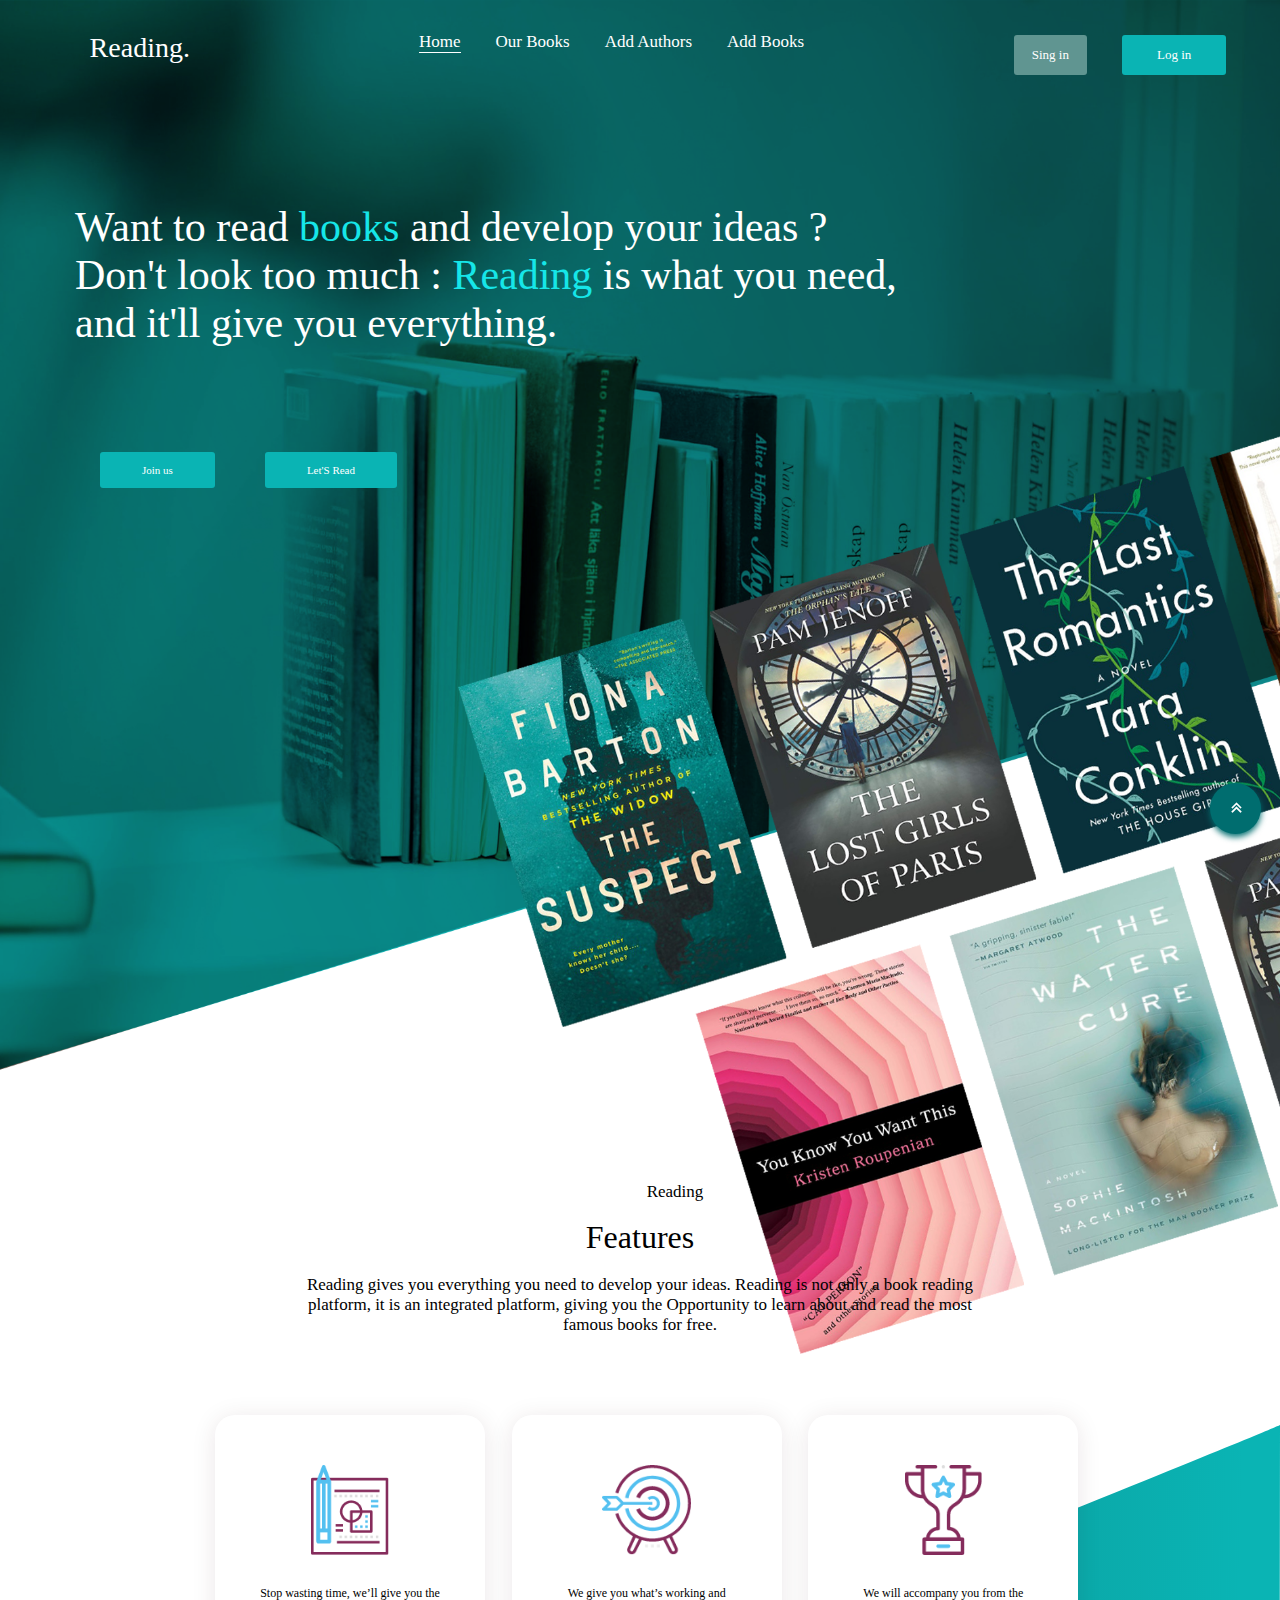
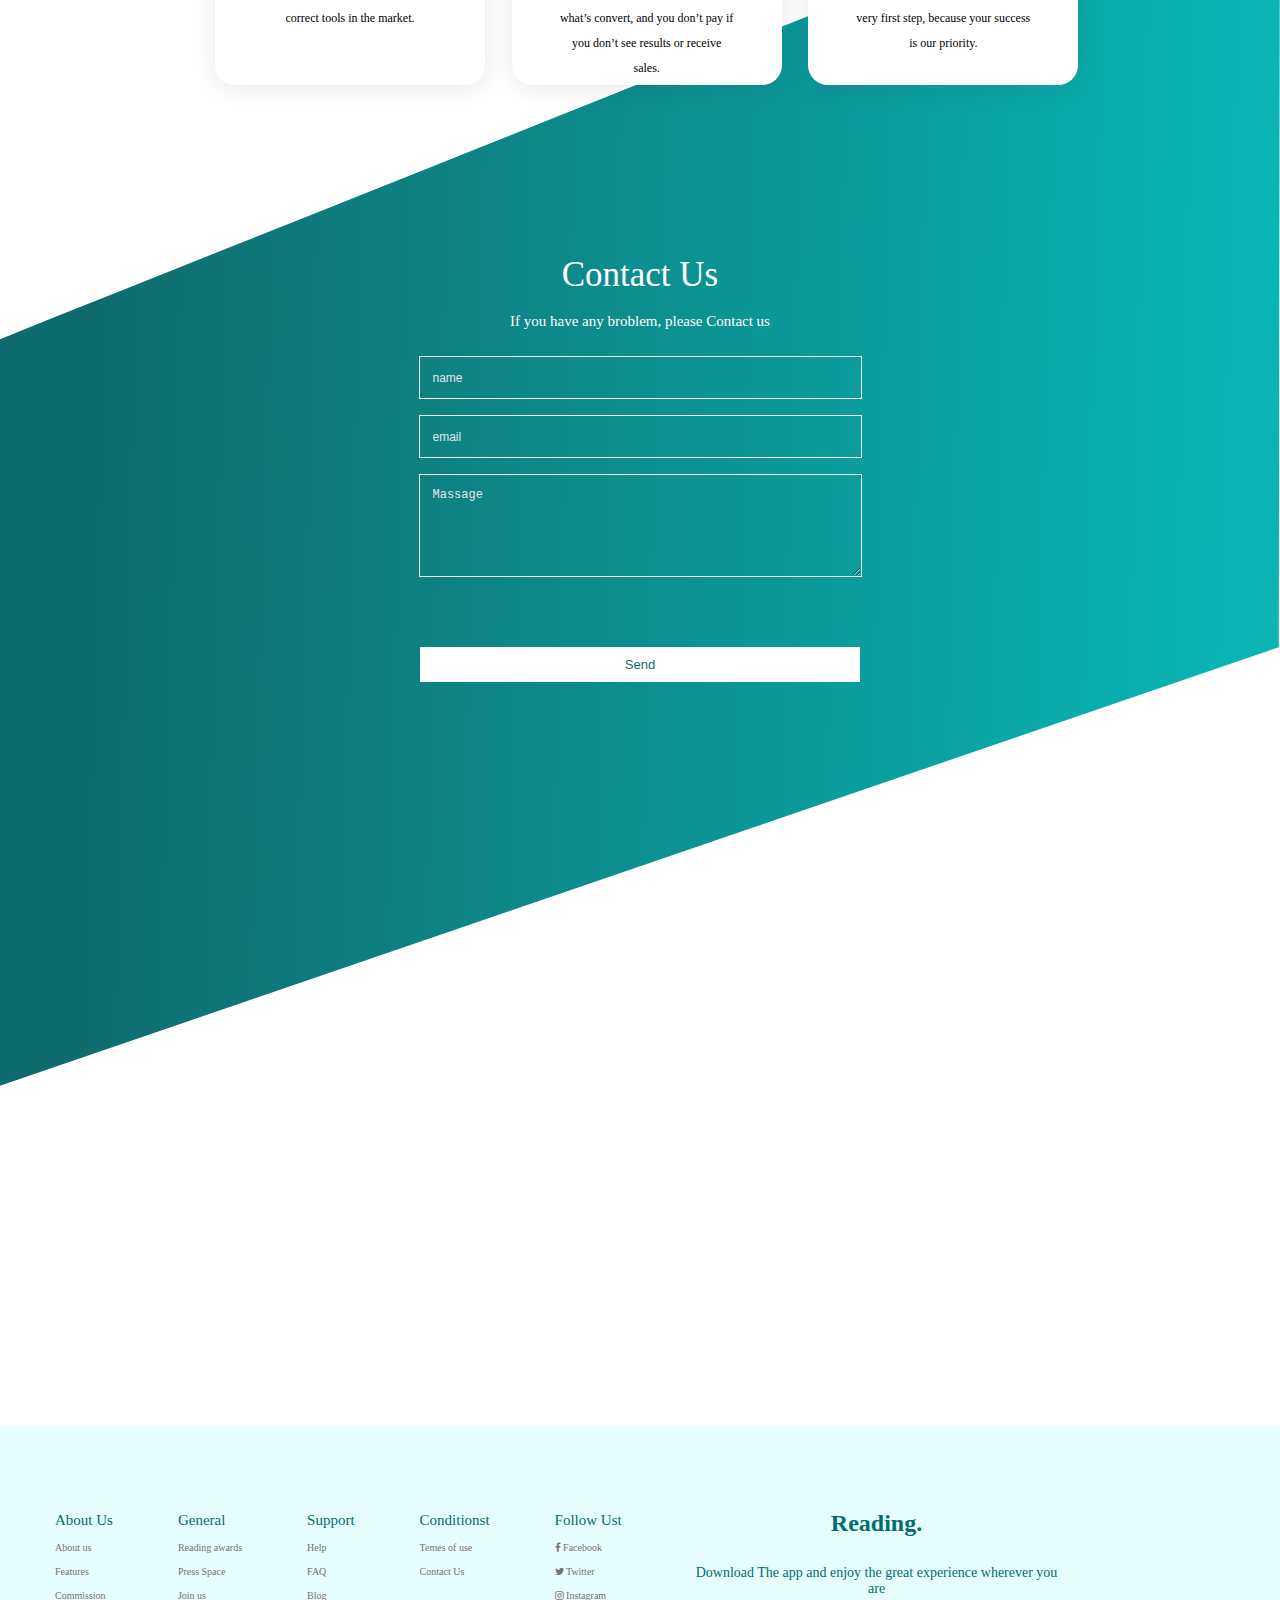
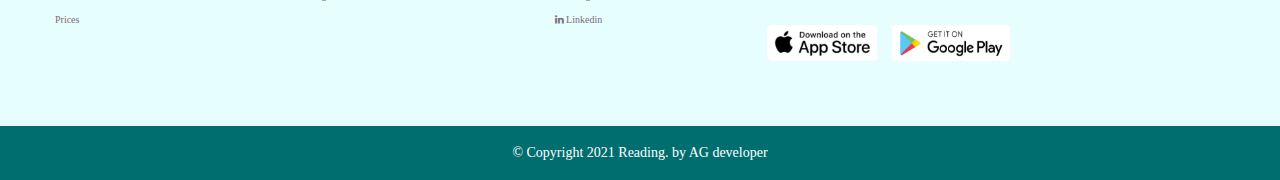
<file: index.html>
<!DOCTYPE html>
<html lang="en">
<head>
    <meta charset="UTF-8">

    <link rel="stylesheet" href="style/style-navBar.css">
    <link rel="stylesheet" href="style/style-Home.css">

    <script src="https://ajax.googleapis.com/ajax/libs/jquery/1.11.0/jquery.min.js"></script>
    <title>Reading</title>




    <link rel="stylesheet" href="style/footer.css">

      <link rel="stylesheet" href="http://maxcdn.bootstrapcdn.com/font-awesome/4.2.0/css/font-awesome.min.css">
      <link href="http://fonts.googleapis.com/css?family=Cookie" rel="stylesheet" type="text/css">
      <script
  src="https://code.jquery.com/jquery-3.5.1.js"
  integrity="sha256-QWo7LDvxbWT2tbbQ97B53yJnYU3WhH/C8ycbRAkjPDc="
  crossorigin="anonymous"></script>



    <style>

        .list{
            padding-left: 15px;
        }
        .backHome{
            width: 100%;
            /* background-image: url("image/backHome.png"); */
            background-position: center;
            background-size: cover;

            position: absolute;
            z-index: -1;
        }

        .titleIntro3{
            box-shadow: 0 3px 25px 0 rgba(59, 10, 31, 0.1);
        }


        @media only screen and (max-width: 820px) {
            
        
            .navBar{
                display: block;
                
        }
            .navBar.activeBar{
            height: 320px;
            position: relative;
            
            background-color: #ffffff;
            width: 100%;
            box-shadow: 0px 3px 6px rgb(0 0 0 / 45%);
            position: fixed;
            top: 0;
            padding-top: 50px;
            z-index: 10;
            transition: 0.5s;
            
        }
            .navBar a{
              display: none;
              padding: 10px;
              color: #006D6F;
                            /* border-top: 1px solid #666565; */
              left: 50px;
              transition: 0.5s;
            
        }
          .navBar.activeBar a{
            display: grid;
                grid-template-columns: auto;
        
                width: 70vw;
              padding: 10px;
              font-size: 15px;
              border-bottom: 1px solid #8EDCDC;
              left: 45px;
              top: 35px;
              transition: 0.5s;
            
        }
        
        .navBar.activeBar a:hover{
            color: #004446;
              transition: 0.5s;
            
        }
        
        
        .navBar.activeBar .register{
                position: absolute;
                right: 140px;
                top: 240px;
        }
        .navBar.activeBar .register .aSingIn{
                width: 50px;
                height: 23px;
                font-size: 13px;
              border-bottom: none;
              transition: 0.5s;
              margin-left: 20px;
        }
        
        .navBar.activeBar .register .aSingIn .login{
            padding: 13px 30px;
                width: 38px;
                height: 13px;
                font-size: 13px;
                color: #fff;
        
        }
        .navBar.activeBar .register .aSingIn .singin{
            padding: 13px 15px;
                width: 45px;
                height: 13px;
                font-size: 13px;
                color: #fff;
        }
            
            .menu-toggle{
                display: block;
                width: 40px;
                height: 40px;
                margin: 25px 40px;
        
                float: right;
                cursor: pointer;
                text-align: center;
                font-size: 30px;
        
                position: relative;
                z-index: 99;
                        
                    }
                    .menu-toggle:before{
                      
                        content: '\f0c9';
                        font-family: fontAwesome;
                        line-height: 40px;
                        color: #ffffff;
                        transition: 0.5s;
                    }
                    .menu-toggle.activeBar:before{
                        content: '\f00d';
                       
                        color: #006D6F;
                        transition: 0.5s;
                    }
        
                } 
    </style>
</head>
<body>
   
    <div  >
        <img class="backHome" src="image/backHome.png" alt="">
    </div>

    <header>
        <div class="menu-toggle"></div>
        <a href="index.html">
            <div class="logo" >Reading.</div>
        </a>
        <nav class="navBar">
            
            <a  href="index.html" class="active">Home</a>
            <a href="our_books.html"  >Our Books</a>
            <a href="add_authors.html">Add Authors</a>
            <a href="add_books.html">Add Books</a>
            
            <div class="register" href="">
                <a class="aSingIn"><div class="singin" >Sing in</div></a>
                <a class="aSingIn"><div class="login" >Log in</div></a>
            </div>
        </nav>
       
    </header>

    <script>
        $(document).ready(function(){
            $('.menu-toggle').click(function(){
                $('.menu-toggle').toggleClass('activeBar')
                $('.navBar').toggleClass('activeBar')
                $('.navBar a').toggleClass('activeBar')
            })
        }); 
    </script>

    
    <div class="intro">
        <p>Want to read <span>books</span> and develop your ideas ?<br>
            Don't look too much : <span>Reading</span> is what you need,<br> 
            and it'll give you everything.</p>

            <div class="registerIntro" href="">
                <a href=""><div class="login" >Join us</div>
                <a href=""><div class="login" >Let'S Read</div></a>
            </div>
    </div>
<div class="bigOntro">
    <div class="intro2">
        <div class="titleIntro">
            <p>Reading</p>
            <h1>Features</h1>
        </div>
        <p>Reading gives you everything you need to develop your ideas. Reading is not only
            a book reading platform, it is an integrated platform, giving you the Opportunity
            to learn about and read the most famous books for free.</p>

            
    </div>
</div>

<div class="BoxIntro">
    <div class="intro3">
        <div class="titleIntro3">
            <div class="inBox">
                <img src="image/icon-1.png" alt="" >
            <p>Stop wasting time, we’ll give you the<br>
                correct tools in the market.</p>
            </div>
        </div>
        <div class="titleIntro3">
            <div class="inBox">
                <img src="image/icon-2.png" alt="">
            <p>We give you what’s working and<br>
                what’s convert, and you don’t pay if<br>
                you don’t see results or receive<br>
                sales.</p>
            </div>
        </div>
        <div class="titleIntro3">
            <div class="inBox">
                <img src="image/icon-3.png" alt="">
            <p>We will accompany you from the<br>
                very first step, because your success<br>
                is our priority.</p>
            </div>
        </div>
        

            
    </div>
</div>

<div class="Contact">
    <img class="BackContact" src="image/Path.png" alt="" >
    <div class="InContact">
        <p>
            <span>Contact Us</span><br>
            If you have any broblem, please Contact us
        </p>
        <form>
            <input class="input" type="text" placeholder="name"><br>
            <input class="input" type="email" placeholder="email"><br>
            <textarea class="input" placeholder="Massage" rows="5" cols="58" ></textarea><br>
            <input class="send" type="submit" value="Send">
        </form>
        
    </div>
</div>


<div class="map">
    <iframe src="https://www.google.com/maps/embed?pb=!1m18!1m12!1m3!1d16
    86.3339111376101!2d-9.234811842132505!3d32.29390770151528!2m3!1f0!2f0
    !3f0!3m2!1i1024!2i768!4f13.1!3m3!1m2!1s0xdac211719897669%3A0x6f59fa5b
    b517f58a!2sYoucode%20Safi!5e0!3m2!1sen!2sma!4v1613388410760!5m2!1sen!2sma"
     width="100%" height="450" frameborder="0" style="border:0;margin-bottom: 200px;" allowfullscreen=""
      aria-hidden="false" tabindex="0"></iframe></div>




    <script>
       


        var btn = $('#button');

            $(window).scroll(function() {
            if ($(window).scrollTop() > 300) {
                btn.addClass('show');
            } else {
                btn.removeClass('show');
            }
            });

            btn.on('click', function(e) {
            e.preventDefault();
            $('html, body').animate({scrollTop:0}, '300');
        });


    </script>


<div class="divBtnTop">
    <a href=""><img src="image/btnTop.png" alt=""></a>
</div>

    







<footer class="footer">
    <div class="t-list">
    <div class="list">
        <ul>
            <li><span class="color_F">About Us</span></li>
            <li>About us</li>
            <li>Features</li>
            <li>Commission</li>
            <li>Prices</li>
        </ul>
    </div>
    <div class="list">
        <ul>
            <li ><span class="color_F">General</span></li>
            <li>Reading awards</li>
            <li>Press Space</li>
            <li>Join us</li>
        </ul>
    </div>

    <div class="list">
        <ul>
            <li><span class="color_F">Support</span></li>
            <li>Help</li>
            <li>FAQ</li>
            <li>Blog</li>
        </ul>
    </div>

    <div class="list">
        <ul>
            <li><span class="color_F">Conditionst</span></li>
            <li>Temes of use</li>
            <li>Contact Us</li>
        </ul>
    </div>

    <div class="list">
        <ul>
            <li><span class="color_F"> Follow Ust</span> </li>
                <li><i class="fa fa-facebook"></i> Facebook</li>
                <li> <i class="fa fa-twitter"></i> Twitter</li>
                <li> <i class="fa fa-instagram"></i>  Instagram</li>
                <li><i class="fa fa-linkedin"></i> Linkedin</li>
        </ul>
    </div>
  
    <div class="list2">
            <p class="color_R"><b> Reading.</b> </p>
                <p class="app">Download The app and enjoy the great experience wherever you<br />are</p>
                <div class="app_store">
                <img src="images/1.png" alt="img1">
                <img src="images/2.png" alt="img2">
                </div>
    </div>

                
   
</div>  
    </footer>
    <div class="copyright">© Copyright 2021 Reading.  by AG developer</div>





</body>
</html>
</file>
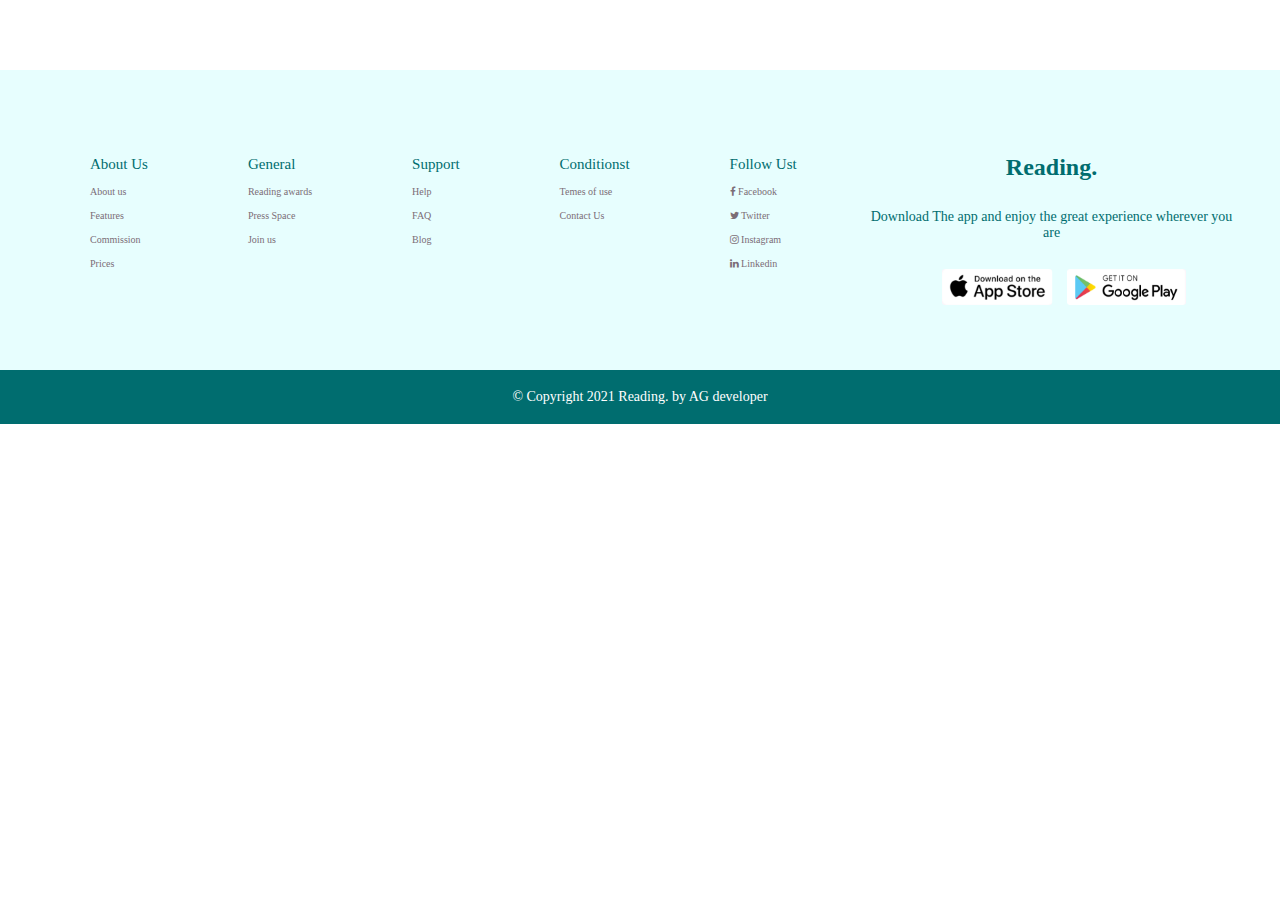
<file: footer.html>
<!DOCTYPE html>
  <html lang="en">
  <head>
      <meta charset="UTF-8">
      <meta http-equiv="X-UA-Compatible" content="IE=edge">
      <meta name="viewport" content="width=device-width, initial-scale=1.0">
      <link rel="stylesheet" href="style/footer.css">

      <title>Document</title>
      <link rel="stylesheet" href="http://maxcdn.bootstrapcdn.com/font-awesome/4.2.0/css/font-awesome.min.css">
      <link href="http://fonts.googleapis.com/css?family=Cookie" rel="stylesheet" type="text/css">
      </head>
        <body>
            
      
       
<footer class="footer">
    <div class="t-list">
    <div class="list">
        <ul>
            <li><span class="color_F">About Us</span></li>
            <li>About us</li>
            <li>Features</li>
            <li>Commission</li>
            <li>Prices</li>
        </ul>
    </div>
    <div class="list">
        <ul>
            <li ><span class="color_F">General</span></li>
            <li>Reading awards</li>
            <li>Press Space</li>
            <li>Join us</li>
        </ul>
    </div>

    <div class="list">
        <ul>
            <li><span class="color_F">Support</span></li>
            <li>Help</li>
            <li>FAQ</li>
            <li>Blog</li>
        </ul>
    </div>

    <div class="list">
        <ul>
            <li><span class="color_F">Conditionst</span></li>
            <li>Temes of use</li>
            <li>Contact Us</li>
        </ul>
    </div>

    <div class="list">
        <ul>
            <li><span class="color_F"> Follow Ust</span> </li>
                <li><i class="fa fa-facebook"></i> Facebook</li>
                <li> <i class="fa fa-twitter"></i> Twitter</li>
                <li> <i class="fa fa-instagram"></i>  Instagram</li>
                <li><i class="fa fa-linkedin"></i> Linkedin</li>
        </ul>
    </div>
  
    <div class="list2">
            <p class="color_R"><b> Reading.</b> </p>
                <p class="app">Download The app and enjoy the great experience wherever you<br />are</p>
                <div class="app_store">
                <img src="images/1.png" alt="img1">
                <img src="images/2.png" alt="img2">
                </div>
    </div>

                
   
</div>  
    </footer>
    <div class="copyright">© Copyright 2021 Reading.  by AG developer</div>
</body>
</html>
</file>
<file: style/style-navBar.css>
::-webkit-scrollbar {
  width: 8px;
}

::-webkit-scrollbar-thumb {
  background: #0F6C6E;
}

::-webkit-scrollbar-thumb:hover {
  background: #007B7E;
}

body {
  margin: 0;
  padding: 0;
  font-family: poppins;
}

a {
  color: #fff;
  text-decoration: none;
}

a {
  color: #fff;
  text-decoration: none;
}

header {
  width: 100vw;
  width: 100vw;
}

header nav {
  display: -webkit-box;
  display: -ms-flexbox;
  display: flex;
}

header nav a {
  position: relative;
  top: 0px;
  left: 30%;
  font-size: 17px;
  color: #fff;
  text-decoration: none;
  display: -webkit-box;
  display: -ms-flexbox;
  display: flex;
  margin-left: 35px;
  -webkit-transition: 0.5s;
  transition: 0.5s;
}

header nav a:hover {
  border-bottom: 1px solid #fff;
  -webkit-transition: 0.5s;
  transition: 0.5s;
}

@media only screen and (max-width: 1140px) {
  header nav a {
    left: 30%;
    margin-left: 15px;
    -webkit-transition: 0.5s;
    transition: 0.5s;
  }
}

@media only screen and (max-width: 980px) {
  header nav a {
    left: 20%;
    -webkit-transition: 0.5s;
    transition: 0.5s;
  }
}

.logo {
  position: relative;
  top: 32px;
  left: 7%;
  font-size: 28px;
  width: -webkit-max-content;
  width: -moz-max-content;
  width: max-content;
  -webkit-transition: 0.5s;
  transition: 0.5s;
}

@media only screen and (max-width: 1140px) {
  .logo {
    left: 4%;
    -webkit-transition: 0.5s;
    transition: 0.5s;
  }
}

@media only screen and (max-width: 980px) {
  .logo {
    left: 2%;
    -webkit-transition: 0.5s;
    transition: 0.5s;
  }
}

@media only screen and (max-width: 820px) {
  .logo {
    top: 30px;
    left: 2%;
    font-size: 24px;
    -webkit-transition: 0.5s;
    transition: 0.5s;
    z-index: 99;
  }
}

.register {
  display: -webkit-box;
  display: -ms-flexbox;
  display: flex;
  position: absolute;
  top: 35px;
  right: 10%;
  font-size: 11px;
  width: -webkit-max-content;
  width: -moz-max-content;
  width: max-content;
  -webkit-transition: 0.5s;
  transition: 0.5s;
}

@media only screen and (max-width: 1140px) {
  .register {
    right: 4%;
    -webkit-transition: 0.5s;
    transition: 0.5s;
  }
}

@media only screen and (max-width: 980px) {
  .register {
    right: 2%;
    -webkit-transition: 0.5s;
    transition: 0.5s;
  }
}

.register .login {
  padding: 12px 35px;
  background-color: #0AB4B4;
  color: #fff;
  border-radius: 3px;
  font-size: 13px;
  cursor: pointer;
  -webkit-transition: 0.5s;
  transition: 0.5s;
}

.register .login:hover {
  background-color: #007B7E;
  -webkit-transition: 0.5s;
  transition: 0.5s;
}

.register .singin {
  padding: 12px 18px;
  background-color: #609591;
  color: #fff;
  -webkit-transition: 0.5s;
  transition: 0.5s;
  border-radius: 3px;
  cursor: pointer;
  font-size: 13px;
}

.register .singin:hover {
  background-color: #507673;
  -webkit-transition: 0.5s;
  transition: 0.5s;
}

.active {
  border-bottom: 1px solid #fff;
}

.divBtnTop {
  position: fixed;
  right: 10px;
  bottom: 50px;
  z-index: 9999;
}
/*# sourceMappingURL=style-navbar.css.map */
</file>
<file: style/style-Home.css>
::-webkit-scrollbar {
  width: 8px;
}

::-webkit-scrollbar-thumb {
  background: #0F6C6E;
}

::-webkit-scrollbar-thumb:hover {
  background: #007B7E;
}

body {
  overflow-x: hidden;
}

.intro {
  margin: 150px 75px;
  -webkit-transition: 0.5s;
  transition: 0.5s;
}

@media only screen and (max-width: 755px) {
  .intro {
    margin: 100px 35px;
    -webkit-transition: 0.5s;
    transition: 0.5s;
  }
}

.intro p {
  font-size: 42px;
  color: #fff;
  font-weight: 300;
  -webkit-transition: 0.5s;
  transition: 0.5s;
}

@media only screen and (max-width: 1160px) {
  .intro p {
    font-size: 35px;
    -webkit-transition: 0.5s;
    transition: 0.5s;
  }
}

@media only screen and (max-width: 992px) {
  .intro p {
    font-size: 30px;
    -webkit-transition: 0.5s;
    transition: 0.5s;
  }
}

@media only screen and (max-width: 880px) {
  .intro p {
    font-size: 25px;
    -webkit-transition: 0.5s;
    transition: 0.5s;
  }
}

@media only screen and (max-width: 755px) {
  .intro p {
    font-size: 20px;
    -webkit-transition: 0.5s;
    transition: 0.5s;
  }
}

@media only screen and (max-width: 540px) {
  .intro p {
    font-size: 13px;
    -webkit-transition: 0.5s;
    transition: 0.5s;
  }
}

.intro p span {
  color: #16E6E8;
}

.intro .registerIntro {
  margin-top: 80px;
  display: -webkit-box;
  display: -ms-flexbox;
  display: flex;
  position: relative;
  font-size: 11px;
  width: -webkit-max-content;
  width: -moz-max-content;
  width: max-content;
  -webkit-transition: 0.5s;
  transition: 0.5s;
}

@media only screen and (max-width: 1140px) {
  .intro .registerIntro {
    right: 4%;
    -webkit-transition: 0.5s;
    transition: 0.5s;
  }
}

@media only screen and (max-width: 980px) {
  .intro .registerIntro {
    right: 2%;
    -webkit-transition: 0.5s;
    transition: 0.5s;
  }
}

@media only screen and (max-width: 540px) {
  .intro .registerIntro {
    margin-top: 30px;
    -webkit-transition: 0.5s;
    transition: 0.5s;
  }
}

.intro .registerIntro .login {
  padding: 12px 42px;
  background-color: #0AB4B4;
  margin: 25px;
  border-radius: 3px;
  -webkit-transition: 1s;
  transition: 1s;
}

@media only screen and (max-width: 540px) {
  .intro .registerIntro .login {
    padding: 8px 22px;
    margin: 10px;
    -webkit-transition: 1s;
    transition: 1s;
  }
}

.intro .registerIntro .login:hover {
  background-color: #007B7E;
  -webkit-transition: 0.5s;
  transition: 0.5s;
}

.bigOntro {
  margin-top: 670px;
  -webkit-transition: 0.5s;
  transition: 0.5s;
}

@media only screen and (max-width: 1140px) {
  .bigOntro {
    margin-top: 470px;
    -webkit-transition: 0.5s;
    transition: 0.5s;
  }
}

@media only screen and (max-width: 880px) {
  .bigOntro {
    margin-top: 370px;
    -webkit-transition: 0.5s;
    transition: 0.5s;
  }
}

@media only screen and (max-width: 540px) {
  .bigOntro {
    margin-top: 270px;
    -webkit-transition: 0.5s;
    transition: 0.5s;
  }
}

.bigOntro .intro2 {
  margin: 0 auto;
  width: 700px;
  text-align: center;
  color: #000;
  position: relative;
}

@media only screen and (max-width: 880px) {
  .bigOntro .intro2 {
    width: auto;
  }
}

.bigOntro .intro2 .titleIntro {
  text-align: center;
  line-height: 1;
}

.bigOntro .intro2 .titleIntro p {
  margin-left: 70px;
}

.bigOntro .intro2 .titleIntro h1 {
  font-weight: 500;
}

.bigOntro .intro2 p {
  font-size: 17px;
}

.BoxIntro {
  position: relative;
  width: 870px;
  margin: 80px auto;
  left: 10px;
}

.BoxIntro .intro3 {
  position: relative;
  display: -ms-grid;
  display: grid;
  -ms-grid-columns: (1fr)[3];
      grid-template-columns: repeat(3, 1fr);
  grid-gap: 20px;
}

@media only screen and (max-width: 880px) {
  .BoxIntro .intro3 {
    -ms-grid-columns: (1fr)[1];
        grid-template-columns: repeat(1, 1fr);
  }
}

.BoxIntro .intro3 .titleIntro3 {
  width: 270px;
  height: 270px;
  background-color: white;
  border-radius: 20px;
  font-size: 12px;
}

@media only screen and (max-width: 880px) {
  .BoxIntro .intro3 .titleIntro3 {
    width: 100vw;
  }
}

.BoxIntro .intro3 .titleIntro3 .inBox {
  text-align: center;
  padding: 0px;
  margin-top: 50px;
  width: auto;
}

.BoxIntro .intro3 .titleIntro3 .inBox img {
  margin-bottom: 10px;
  height: 90px;
}

.BoxIntro .intro3 .titleIntro3 .inBox p {
  font-size: 12px;
  font-weight: 400;
  line-height: 25px;
}

.Contact {
  position: relative;
}

.Contact .BackContact {
  position: absolute;
  width: auto;
  background-position: center;
  background-size: cover;
  top: -430px;
  z-index: -1;
}

@media only screen and (max-width: 880px) {
  .Contact .BackContact {
    top: -500px;
  }
}

.Contact .InContact {
  text-align: center;
  margin-top: 170px;
}

.Contact .InContact p {
  font-size: 15px;
  line-height: 40px;
  color: #FFF;
}

.Contact .InContact p span {
  font-size: 35px;
}

.Contact .InContact form .input {
  width: 415px;
  border: 1px solid #fff;
  background-color: transparent;
  border-radius: 0;
  margin-bottom: 16px;
  color: #fff;
  padding: 13px;
}

.Contact .InContact form ::-webkit-input-placeholder {
  color: #E5E5E5;
  font-size: 12px;
}

.Contact .InContact form :-ms-input-placeholder {
  color: #E5E5E5;
  font-size: 12px;
}

.Contact .InContact form ::-ms-input-placeholder {
  color: #E5E5E5;
  font-size: 12px;
}

.Contact .InContact form ::placeholder {
  color: #E5E5E5;
  font-size: 12px;
}

.Contact .InContact form .send {
  width: 440px;
  height: 35px;
  border: 1px solid #fff;
  background-color: #ffffff;
  border-radius: 0;
  margin-top: 50px;
  font-size: 13px;
  color: #0F6C6E;
}

.map {
  margin: 20px;
  position: relative;
  top: 250px;
}
/*# sourceMappingURL=style-Home.css.map */
</file>
<file: style/footer.css>
body {
	margin: 0;
	padding: 0;
}
.footer{
    background:#E7FEFE;
    width: 100%;
    height: 300px;
    margin-top: 70px;
}

.list{
    float: left;
    padding-left: 50px;
    padding-right: 10px;
    padding-top: 70px;
    position: relative;
}

   

.list ul li{
    list-style-type: none;
    color: #7B6D76;
    font-size: 10px;
    font-family: poppins;
    padding-bottom: 13px;
}
.list ul li:hover{
    color: #006D6F;
}
.color_F{
    color: #006D6F;
    font-size: 15px;
}
.color_R{
    color: #006D6F;
    font-size: 24px;
    font-family: poppins;
    text-align: center;
    margin-bottom: 10px;
}
.app{
    font-family: poppins;
    font-size: 14px;
    color: #006D6F;
    text-align: center;
    padding:14px;
}
.app_store{
  margin-left: 22%;
}
.app_store img{
    padding-right: 10px;
}
.t-list{
    display: flex;
    flex-direction: row;
    flex-wrap: wrap;
}
.copyright{
    background: #006D6F;
    /* height: 58px; */
    padding: 19px;
    color: white;
    text-align: center;
    align-items: center;
    font-family: poppins;
    font-size: 14px;
    justify-content: center;
    align-items: center;
}
.list2{
    padding-top:60px;
    float: left;
    padding-left: 50px;
}
@media (max-width :1220px){
    .footer{
        height: auto;
        padding-bottom: 30px;
    }
}
@media (max-width :1220px){
    .t-list .list2{
        
        padding-left: 30%;

    }
}
@media (max-width :600px){
    .t-list .list2{
        
        padding-left: 5px;
    }
}
</file>
